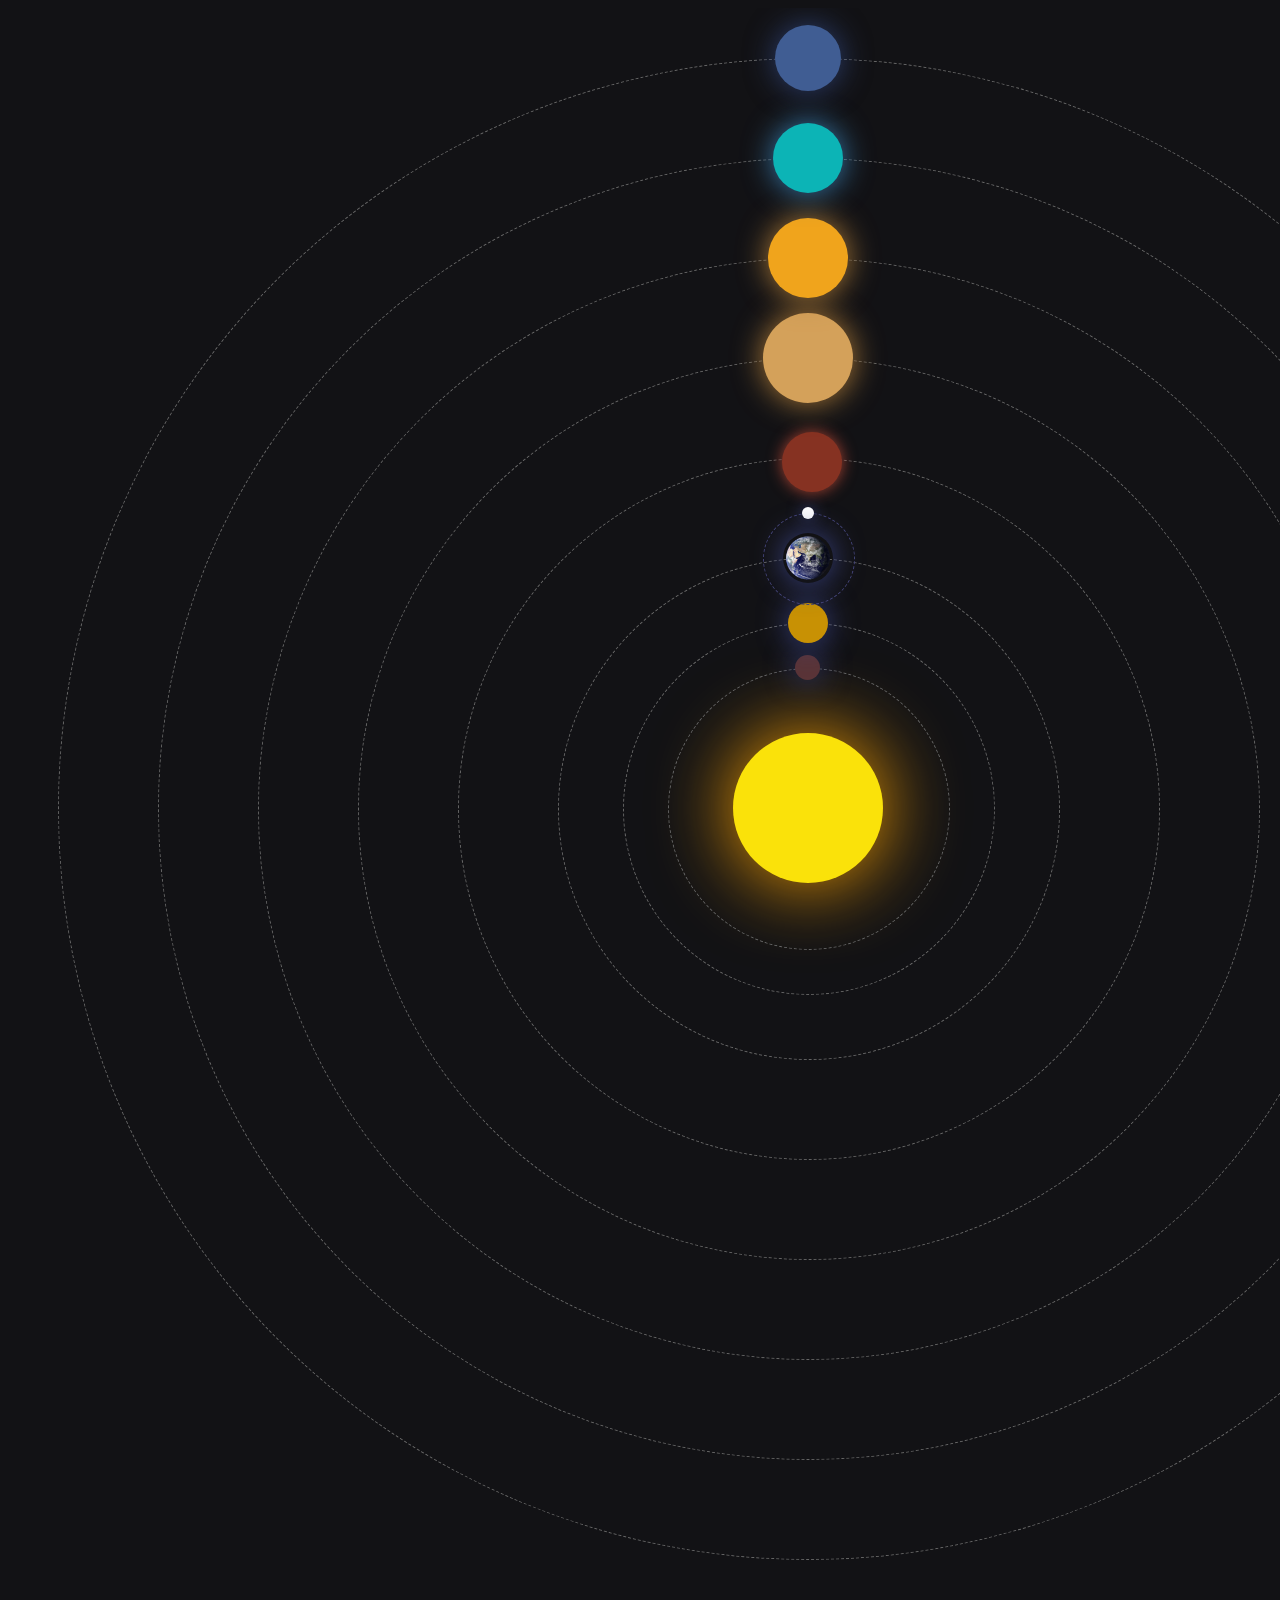
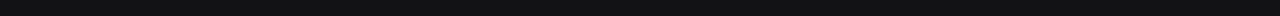
<file: index.html>
<!DOCTYPE html>
<html lang="pt-br">
<head>
    <meta charset="UTF-8">
    <meta name="viewport" content="width=device-width, initial-scale=1.0">
    <title>Sistema Solar Simples</title>
    <link rel="stylesheet" href="style.css">
</head>
<body>
<div class="solar-system">
    <div id="sun"></div>

    <div class="orbit mercury-orbit"></div>
    <div class="mercury-spin">
        <div id="mercury"></div>
    </div>

    <div class="orbit venus-orbit"></div>
    <div class="venus-spin">
        <div id="venus"></div>
    </div>

    <div class="orbit earth-orbit"></div>
    <div class="earth-spin">
        <div class="orbit moon-orbit"></div>
        <div class="moon-spin">
            <div id="moon"></div>
        </div>
        <img src="./assets/img/earth.png" id="earth" />
    </div>

    <div class="orbit mars-orbit"></div>
    <div class="mars-spin">
        <div id="mars"></div>
    </div>

    <div class="orbit jupiter-orbit"></div>
    <div class="jupiter-spin">
        <div id="jupiter"></div>
    </div>

    <div class="orbit saturn-orbit"></div>
    <div class="saturn-spin">
        <div id="saturn"></div>
    </div>

    <div class="orbit uranus-orbit"></div>
    <div class="uranus-spin">
        <div id="uranus"></div>
    </div>

    <div class="orbit neptune-orbit"></div>
    <div class="neptune-spin">
        <div id="neptune"></div>
    </div>
</div>
</body>
</html>
</file>
<file: style.css>
html, body {
    background-color: #121215;
}

.solar-system {
    position: relative;
    width: 1600px;
    height: 1600px;
    margin: auto;
    overflow: hidden;
}

.orbit {
    border: 1px dashed #666;
}

#sun, .orbit, .orbit + div, .orbit + div > div {
    position: absolute;
}

#sun, .orbit, .orbit + div {
    top: 50%;
    left: 50%;
}

.orbit + div > div {
    top: 0;
    left: 50%;
}

.orbit, .orbit + div div, #earth {
    border-radius: 50%;
}

#sun {
    height: 150px;
    width: 150px;
    background-color: #fae20a;
    margin-top: -75px;
    margin-left: -75px;
    border-radius: 50%;
    box-shadow: 0 0 80px orange;
}

#earth {
    position: absolute;
    top: 0;
    left: 50%;
    height: 50px;
    width: 50px;
    margin-left: -25px;
    margin-top: -25px;
    border-radius: 50%;
    box-shadow: 0 0 30px #3a4385;
}

.earth-orbit, .earth-spin {
    width: 500px;
    height: 500px;
    margin-left: -250px;
    margin-top: -250px;
}

#moon {
    margin-top: -6px;
    margin-left: -6px;
    height: 12px;
    width: 12px;
    border-radius: 50%;
    background-color: white;
    box-shadow: 0 0 15px #3a4385;
}

.moon-orbit, .moon-spin {
    height: 90px;
    width: 90px;
    margin-top: -45px;
    margin-left: -45px;
    border-color: #447;
}

#venus {
    margin-top: -20px;
    margin-left: -20px;
    height: 40px;
    width: 40px;
    background-color: #C89104;
    box-shadow: 0 0 30px #3a4385;
}

.venus-orbit, .venus-spin {
    margin-top: -185px;
    margin-left: -185px;
    height: 370px;
    width: 370px;
}

#mercury {
    margin-top: -13.5px;
    margin-left: -13.5px;
    height: 25px;
    width: 25px;
    background-color: #5A3437;
    box-shadow: 0 0 30px #3a4385;
}

.mercury-orbit, .mercury-spin {
    width: 280px;
    height: 280px;
    margin-top: -140px;
    margin-left: -140px;
}

#mars {
    margin-top: -26px;
    margin-left: -26px;
    height: 60px;
    width: 60px;
    border-radius: 50%;
    background-color: #863222;
    box-shadow: 0 0 15px #a64232;
}

.mars-orbit, .mars-spin {
    width: 700px;
    height: 700px;
    margin-top: -350px;
    margin-left: -350px;
}

#jupiter {
    margin-top: -45px;
    margin-left: -45px;
    height: 90px;
    width: 90px;
    background-color: #d4a15a;
    box-shadow: 0 0 30px #b07d39;
}

.jupiter-orbit, .jupiter-spin {
    width: 900px;
    height: 900px;
    margin-top: -450px;
    margin-left: -450px;
}

#saturn {
    margin-top: -40px;
    margin-left: -40px;
    height: 80px;
    width: 80px;
    background-color: #F0A41C;
    box-shadow: 0 0 30px #b07d39;
}

.saturn-orbit, .saturn-spin {
    width: 1100px;
    height: 1100px;
    margin-top: -550px;
    margin-left: -550px;
}

#uranus {
    margin-top: -35px;
    margin-left: -35px;
    height: 70px;
    width: 70px;
    background-color: #0CB4B6;
    box-shadow: 0 0 30px #397db0;
}

.uranus-orbit, .uranus-spin {
    width: 1300px;
    height: 1300px;
    margin-top: -650px;
    margin-left: -650px;
}

#neptune {
    margin-top: -33px;
    margin-left: -33px;
    height: 66px;
    width: 66px;
    background-color: #405d93;
    box-shadow: 0 0 30px #2d3f6f;
}

.neptune-orbit, .neptune-spin {
    width: 1500px;
    height: 1500px;
    margin-top: -750px;
    margin-left: -750px;
}

@keyframes spin-right {
    100% {
        transform: rotate(360deg);
    }
}

.earth-spin {
    animation: spin-right 20s linear infinite;
}

.moon-spin {
    animation: spin-right 5s linear infinite;
}

.venus-spin {
    animation: spin-right 15s linear infinite;
}

.mercury-spin {
    animation: spin-right 10s linear infinite;
}

.mars-spin {
    animation: spin-right 30s linear infinite;
}

.jupiter-spin {
    animation: spin-right 35s linear infinite;
}

.saturn-spin {
    animation: spin-right 45s linear infinite;
}

.uranus-spin {
    animation: spin-right 55s linear infinite;
}

.neptune-spin {
    animation: spin-right 65s linear infinite;
}
</file>
